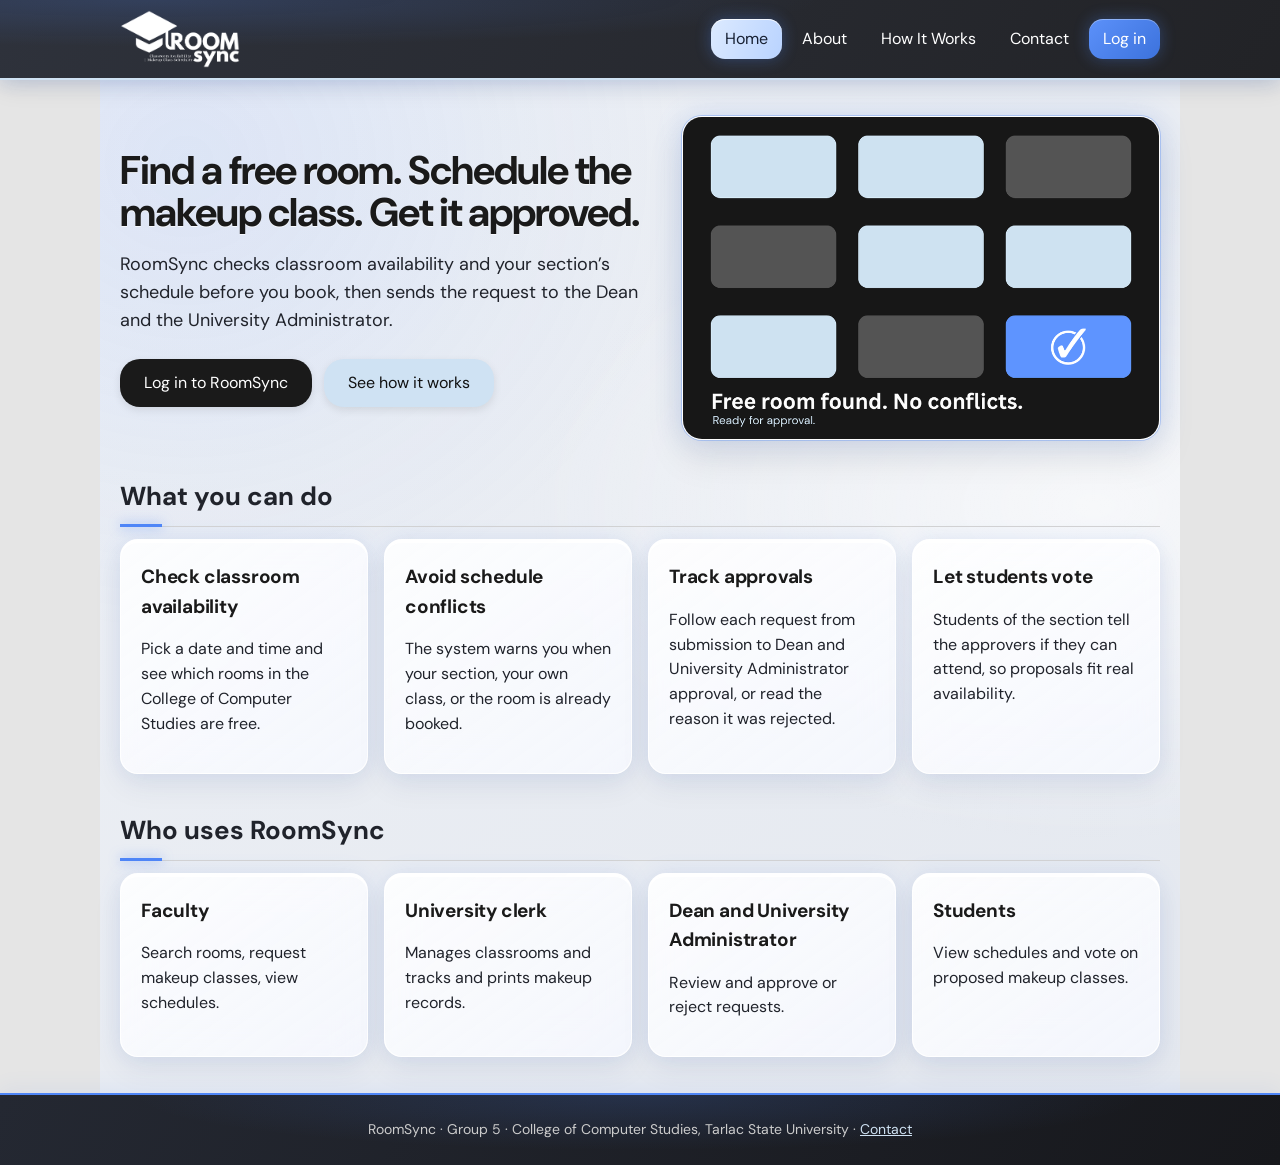
<file: index.html>
<!DOCTYPE html>
<html lang="en">
  <head>
    <meta charset="UTF-8">
    <meta name="viewport" content="width=device-width, initial-scale=1">
    <title>RoomSync: find free classrooms and schedule approved makeup classes | RoomSync</title>
    <meta
      name="description"
      content="RoomSync helps Tarlac State University faculty find open classrooms, check section conflicts, and request makeup classes that the Dean and University Administrator approve."
    >
    <meta
      property="og:title"
      content="RoomSync: find free classrooms and schedule approved makeup classes | RoomSync"
    >
    <meta
      property="og:description"
      content="RoomSync helps Tarlac State University faculty find open classrooms, check section conflicts, and request makeup classes that the Dean and University Administrator approve."
    >
    <meta property="og:type" content="website">
    <meta property="og:image" content="assets/hero.png">
    <link rel="icon" href="assets/favicon.png" type="image/png">
    <link
      rel="stylesheet"
      href="https://fonts.googleapis.com/css2?family=DM+Sans:wght@400;500;700;800&display=swap"
    >
    <link rel="stylesheet" href="style.css">
    <link rel="stylesheet" href="site.css">
  </head>
  <body style="background:#e5e5e5">
    <a class="skip" href="#main">Skip to content</a>
    <header class="top">
      <div class="in">
        <a href="index.html">
          <img src="assets/logo.png" alt="RoomSync home" height="58">
        </a>
        <button id="menu" aria-expanded="false" aria-controls="nav">Menu</button>
        <nav id="nav" aria-label="Main">
          <ul>
            <li><a href="index.html" aria-current="page">Home</a></li>
            <li><a href="about.html">About</a></li>
            <li><a href="how-it-works.html">How It Works</a></li>
            <li><a href="contact.html">Contact</a></li>
            <li><a class="cta" href="portal.html">Log in</a></li>
          </ul>
        </nav>
      </div>
    </header>
    <main id="main" class="wrap">
      <div class="hero">
        <div>
          <h1>Find a free room. Schedule the makeup class. Get it approved.</h1>
          <p>
            RoomSync checks classroom availability and your section’s schedule before you book,
            then sends the request to the Dean and the University Administrator.
          </p>
          <a class="btn" href="portal.html">Log in to RoomSync</a>
          <a class="btn alt" href="how-it-works.html">See how it works</a>
        </div>
        <img
          src="assets/hero.png"
          alt="Timetable of rooms with one free room highlighted and the message: free room found, no conflicts, ready for approval"
          width="900"
          height="610"
          fetchpriority="high"
        >
      </div>
      <h2 class="sec">What you can do</h2>
      <div class="grid">
        <article class="box">
          <h3>Check classroom availability</h3>
          <p>Pick a date and time and see which rooms in the College of Computer Studies are free.</p>
        </article>
        <article class="box">
          <h3>Avoid schedule conflicts</h3>
          <p>The system warns you when your section, your own class, or the room is already booked.</p>
        </article>
        <article class="box">
          <h3>Track approvals</h3>
          <p>
            Follow each request from submission to Dean and University Administrator approval, or
            read the reason it was rejected.
          </p>
        </article>
        <article class="box">
          <h3>Let students vote</h3>
          <p>
            Students of the section tell the approvers if they can attend, so proposals fit real
            availability.
          </p>
        </article>
      </div>
      <h2 class="sec">Who uses RoomSync</h2>
      <div class="grid">
        <div class="box">
          <h3>Faculty</h3>
          <p>Search rooms, request makeup classes, view schedules.</p>
        </div>
        <div class="box">
          <h3>University clerk</h3>
          <p>Manages classrooms and tracks and prints makeup records.</p>
        </div>
        <div class="box">
          <h3>Dean and University Administrator</h3>
          <p>Review and approve or reject requests.</p>
        </div>
        <div class="box">
          <h3>Students</h3>
          <p>View schedules and vote on proposed makeup classes.</p>
        </div>
      </div>
    </main>
    <footer class="foot">
      RoomSync · Group 5 · College of Computer Studies, Tarlac State University ·
      <a href="contact.html">Contact</a>
    </footer>
    <script src="site.js"></script>
  </body>
</html>
</file>
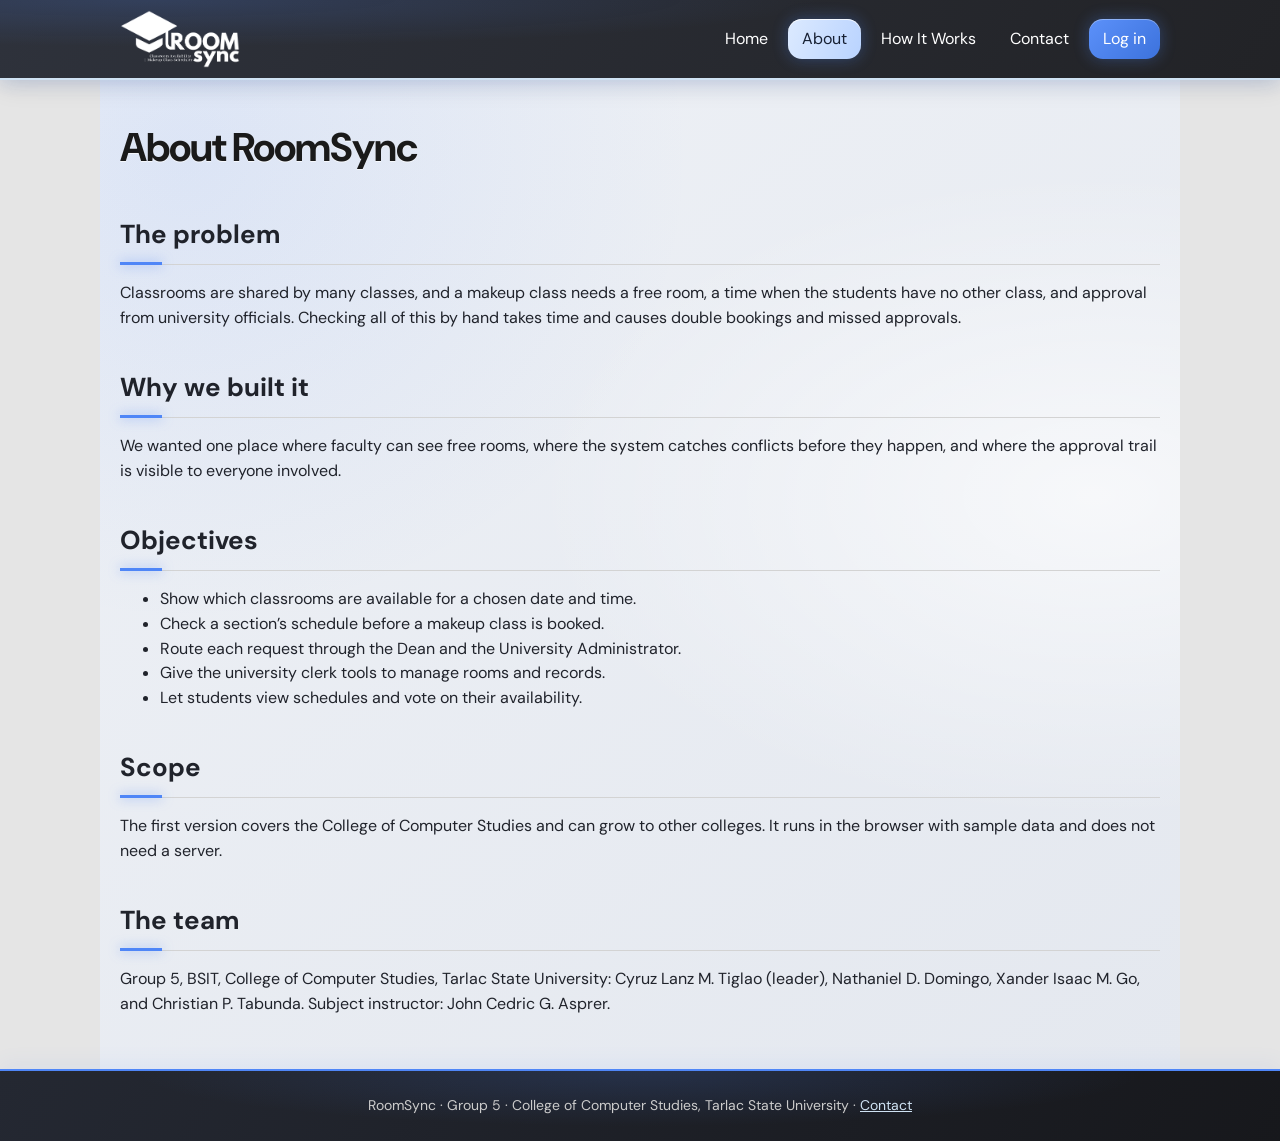
<file: about.html>
<!DOCTYPE html>
<html lang="en">
  <head>
    <meta charset="UTF-8">
    <meta name="viewport" content="width=device-width, initial-scale=1">
    <title>About RoomSync: why we built it | RoomSync</title>
    <meta
      name="description"
      content="Why RoomSync exists: the problem with classroom and makeup class scheduling at the university, our objectives, and the team behind the project."
    >
    <meta property="og:title" content="About RoomSync: why we built it | RoomSync">
    <meta
      property="og:description"
      content="Why RoomSync exists: the problem with classroom and makeup class scheduling at the university, our objectives, and the team behind the project."
    >
    <meta property="og:type" content="website">
    <meta property="og:image" content="assets/hero.png">
    <link rel="icon" href="assets/favicon.png" type="image/png">
    <link
      rel="stylesheet"
      href="https://fonts.googleapis.com/css2?family=DM+Sans:wght@400;500;700;800&display=swap"
    >
    <link rel="stylesheet" href="style.css">
    <link rel="stylesheet" href="site.css">
  </head>
  <body style="background:#e5e5e5">
    <a class="skip" href="#main">Skip to content</a>
    <header class="top">
      <div class="in">
        <a href="index.html">
          <img src="assets/logo.png" alt="RoomSync home" height="58">
        </a>
        <button id="menu" aria-expanded="false" aria-controls="nav">Menu</button>
        <nav id="nav" aria-label="Main">
          <ul>
            <li><a href="index.html">Home</a></li>
            <li><a href="about.html" aria-current="page">About</a></li>
            <li><a href="how-it-works.html">How It Works</a></li>
            <li><a href="contact.html">Contact</a></li>
            <li><a class="cta" href="portal.html">Log in</a></li>
          </ul>
        </nav>
      </div>
    </header>
    <main id="main" class="wrap">
      <h1>About RoomSync</h1>
      <h2 class="sec">The problem</h2>
      <p>
        Classrooms are shared by many classes, and a makeup class needs a free room, a time when
        the students have no other class, and approval from university officials. Checking all
        of this by hand takes time and causes double bookings and missed approvals.
      </p>
      <h2 class="sec">Why we built it</h2>
      <p>
        We wanted one place where faculty can see free rooms, where the system catches conflicts
        before they happen, and where the approval trail is visible to everyone involved.
      </p>
      <h2 class="sec">Objectives</h2>
      <ul>
        <li>Show which classrooms are available for a chosen date and time.</li>
        <li>Check a section’s schedule before a makeup class is booked.</li>
        <li>Route each request through the Dean and the University Administrator.</li>
        <li>Give the university clerk tools to manage rooms and records.</li>
        <li>Let students view schedules and vote on their availability.</li>
      </ul>
      <h2 class="sec">Scope</h2>
      <p>
        The first version covers the College of Computer Studies and can grow to other colleges.
        It runs in the browser with sample data and does not need a server.
      </p>
      <h2 class="sec">The team</h2>
      <p>
        Group 5, BSIT, College of Computer Studies, Tarlac State University: Cyruz Lanz M. Tiglao
        (leader), Nathaniel D. Domingo, Xander Isaac M. Go, and Christian P. Tabunda. Subject
        instructor: John Cedric G. Asprer.
      </p>
    </main>
    <footer class="foot">
      RoomSync · Group 5 · College of Computer Studies, Tarlac State University ·
      <a href="contact.html">Contact</a>
    </footer>
    <script src="site.js"></script>
  </body>
</html>
</file>
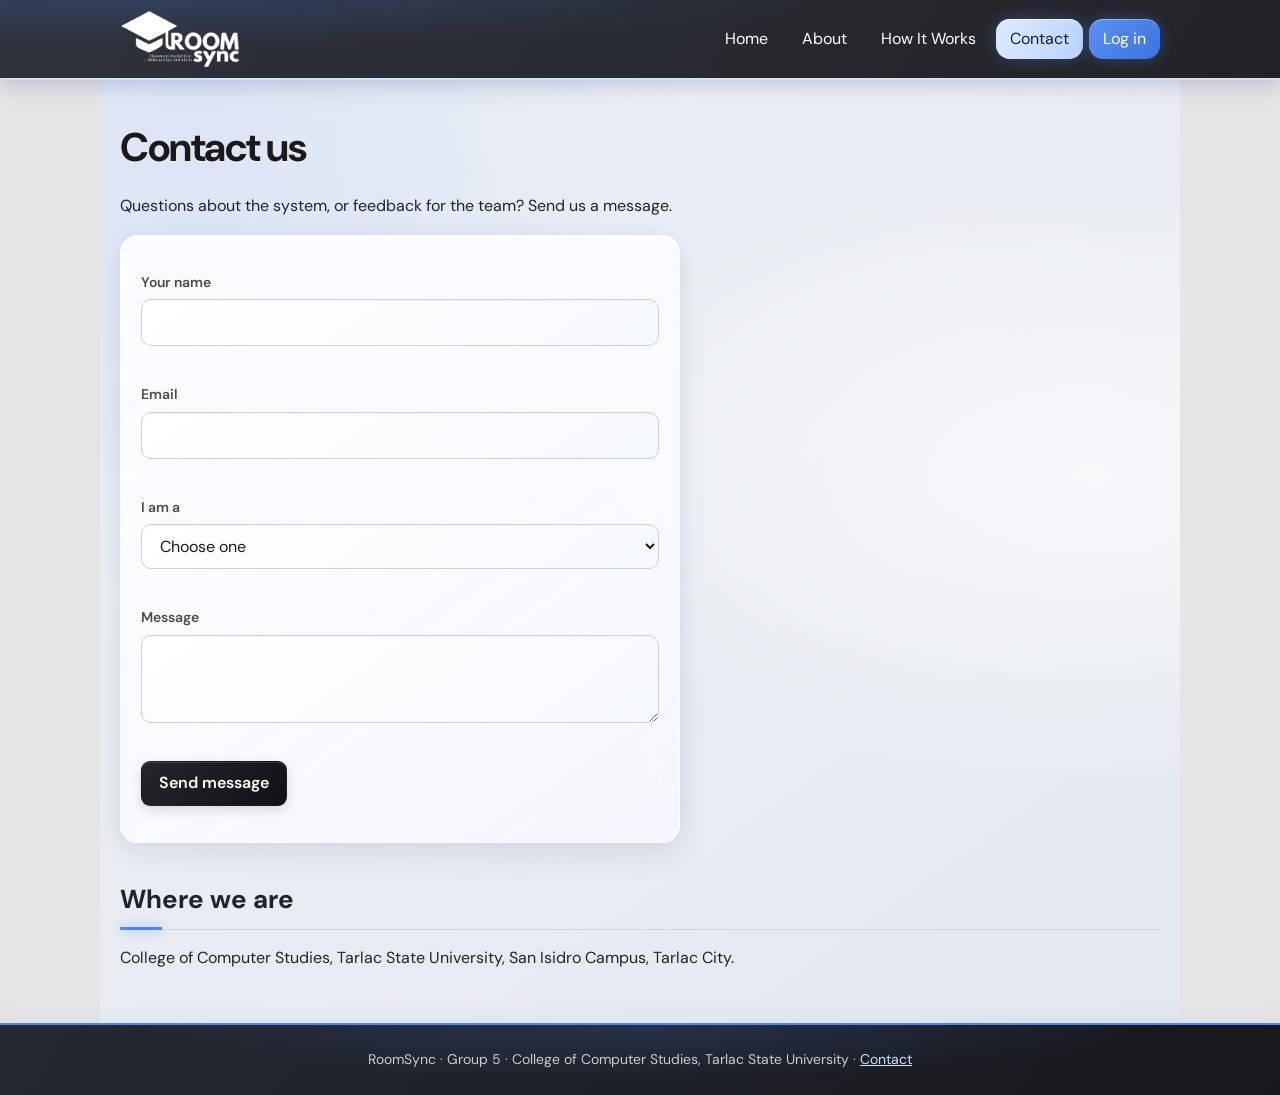
<file: contact.html>
<!DOCTYPE html>
<html lang="en">
  <head>
    <meta charset="UTF-8">
    <meta name="viewport" content="width=device-width, initial-scale=1">
    <title>Contact the RoomSync team | RoomSync</title>
    <meta
      name="description"
      content="Questions or feedback about RoomSync? Send a message to Group 5 of the College of Computer Studies, Tarlac State University."
    >
    <meta property="og:title" content="Contact the RoomSync team | RoomSync">
    <meta
      property="og:description"
      content="Questions or feedback about RoomSync? Send a message to Group 5 of the College of Computer Studies, Tarlac State University."
    >
    <meta property="og:type" content="website">
    <meta property="og:image" content="assets/hero.png">
    <link rel="icon" href="assets/favicon.png" type="image/png">
    <link
      rel="stylesheet"
      href="https://fonts.googleapis.com/css2?family=DM+Sans:wght@400;500;700;800&display=swap"
    >
    <link rel="stylesheet" href="style.css">
    <link rel="stylesheet" href="site.css">
  </head>
  <body style="background:#e5e5e5">
    <a class="skip" href="#main">Skip to content</a>
    <header class="top">
      <div class="in">
        <a href="index.html">
          <img src="assets/logo.png" alt="RoomSync home" height="58">
        </a>
        <button id="menu" aria-expanded="false" aria-controls="nav">Menu</button>
        <nav id="nav" aria-label="Main">
          <ul>
            <li><a href="index.html">Home</a></li>
            <li><a href="about.html">About</a></li>
            <li><a href="how-it-works.html">How It Works</a></li>
            <li><a href="contact.html" aria-current="page">Contact</a></li>
            <li><a class="cta" href="portal.html">Log in</a></li>
          </ul>
        </nav>
      </div>
    </header>
    <main id="main" class="wrap">
      <h1>Contact us</h1>
      <p>Questions about the system, or feedback for the team? Send us a message.</p>
      <form id="contact" class="box" novalidate style="max-width:560px">
        <label for="name">Your name</label>
        <input id="name" name="name" autocomplete="name" aria-describedby="e-name">
        <div class="err" id="e-name"></div>
        <label for="email">Email</label>
        <input id="email" name="email" type="email" autocomplete="email" aria-describedby="e-email">
        <div class="err" id="e-email"></div>
        <label for="role">I am a</label>
        <select id="role" name="role" aria-describedby="e-role">
          <option value="">Choose one</option>
          <option>Faculty</option>
          <option>Clerk</option>
          <option>Dean or University Administrator</option>
          <option>Student</option>
        </select>
        <div class="err" id="e-role"></div>
        <label for="msg">Message</label>
        <textarea id="msg" name="msg" aria-describedby="e-msg"></textarea>
        <div class="err" id="e-msg"></div>
        <button type="submit">Send message</button>
        <p id="sent" role="status"></p>
      </form>
      <h2 class="sec">Where we are</h2>
      <p>College of Computer Studies, Tarlac State University, San Isidro Campus, Tarlac City.</p>
    </main>
    <footer class="foot">
      RoomSync · Group 5 · College of Computer Studies, Tarlac State University ·
      <a href="contact.html">Contact</a>
    </footer>
    <script src="site.js"></script>
  </body>
</html>
</file>
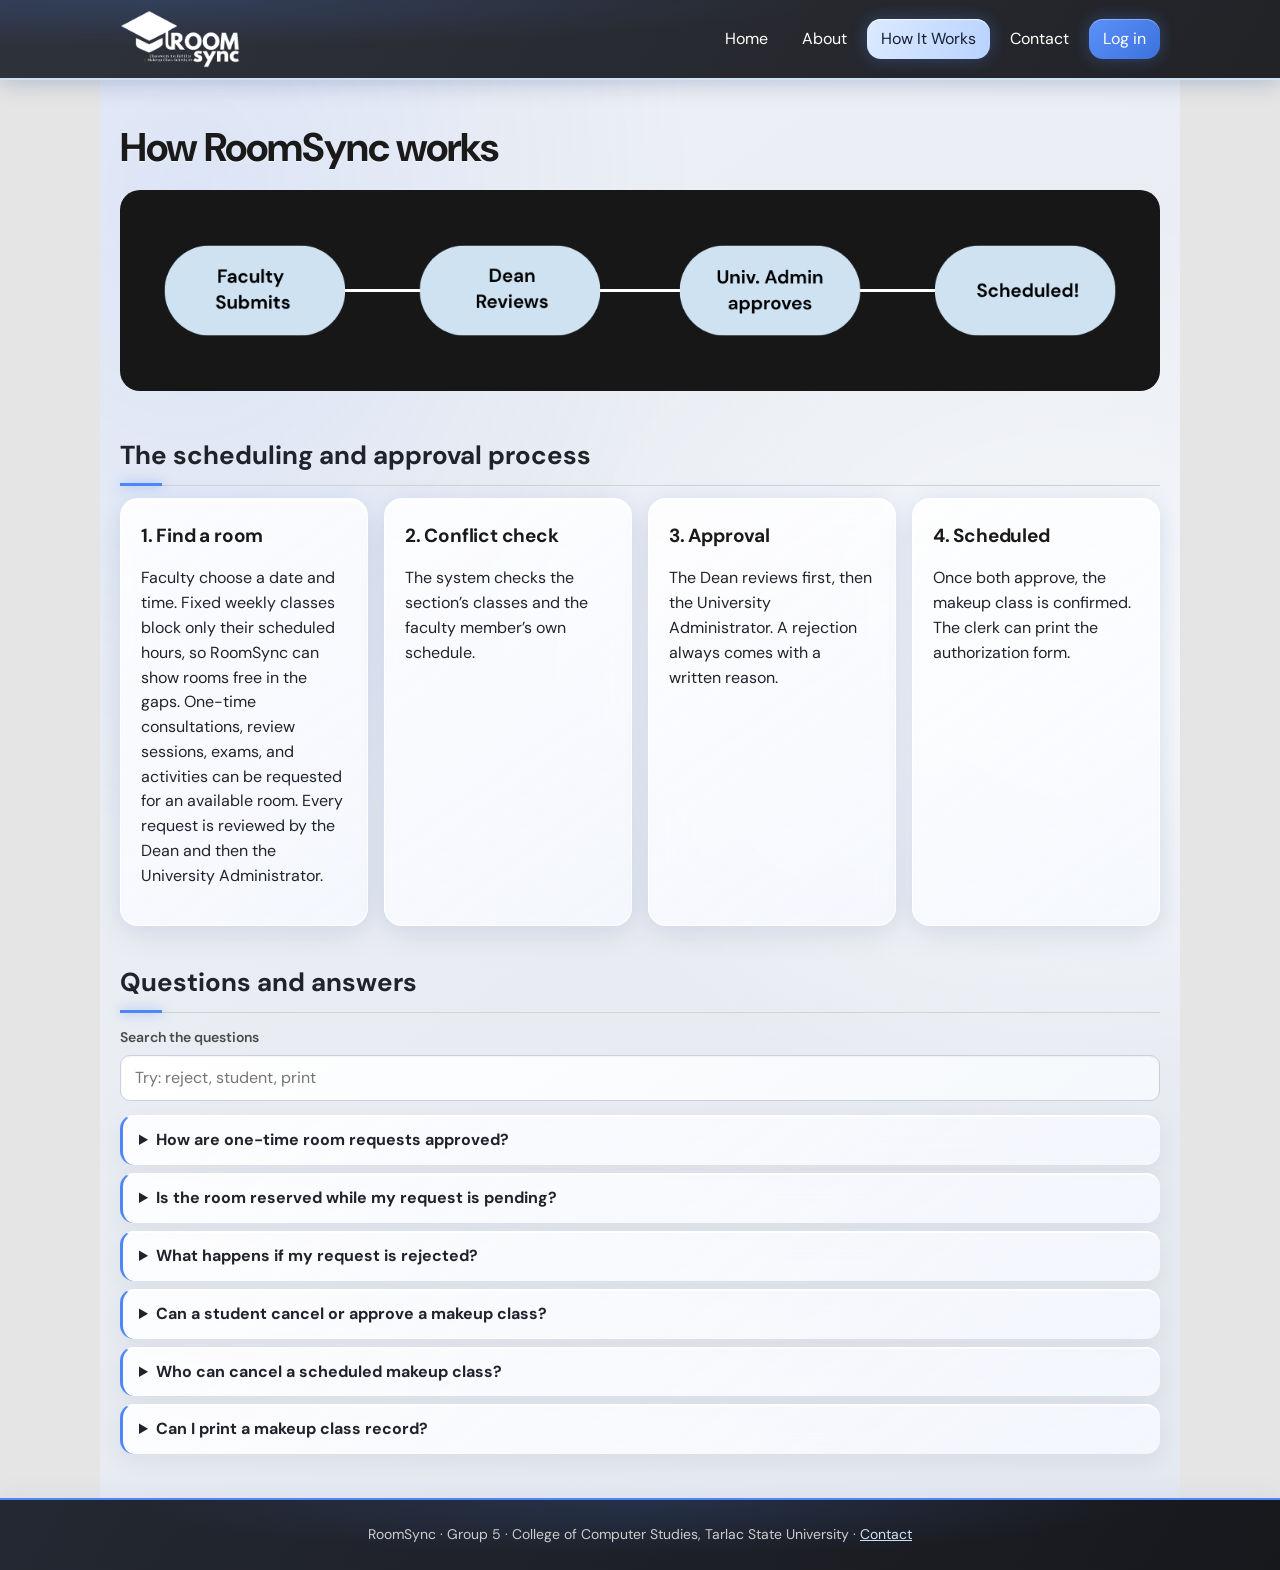
<file: how-it-works.html>
<!DOCTYPE html>
<html lang="en">
  <head>
    <meta charset="UTF-8">
    <meta name="viewport" content="width=device-width, initial-scale=1">
    <title>How RoomSync works: from request to approved makeup class | RoomSync</title>
    <meta
      name="description"
      content="Step by step: how faculty request a makeup class in RoomSync and how the Dean and University Administrator approve it. Includes answers to common questions."
    >
    <meta
      property="og:title"
      content="How RoomSync works: from request to approved makeup class | RoomSync"
    >
    <meta
      property="og:description"
      content="Step by step: how faculty request a makeup class in RoomSync and how the Dean and University Administrator approve it. Includes answers to common questions."
    >
    <meta property="og:type" content="website">
    <meta property="og:image" content="assets/hero.png">
    <link rel="icon" href="assets/favicon.png" type="image/png">
    <link
      rel="stylesheet"
      href="https://fonts.googleapis.com/css2?family=DM+Sans:wght@400;500;700;800&display=swap"
    >
    <link rel="stylesheet" href="style.css">
    <link rel="stylesheet" href="site.css">
  </head>
  <body style="background:#e5e5e5">
    <a class="skip" href="#main">Skip to content</a>
    <header class="top">
      <div class="in">
        <a href="index.html">
          <img src="assets/logo.png" alt="RoomSync home" height="58">
        </a>
        <button id="menu" aria-expanded="false" aria-controls="nav">Menu</button>
        <nav id="nav" aria-label="Main">
          <ul>
            <li><a href="index.html">Home</a></li>
            <li><a href="about.html">About</a></li>
            <li><a href="how-it-works.html" aria-current="page">How It Works</a></li>
            <li><a href="contact.html">Contact</a></li>
            <li><a class="cta" href="portal.html">Log in</a></li>
          </ul>
        </nav>
      </div>
    </header>
    <main id="main" class="wrap">
      <h1>How RoomSync works</h1>
      <img
        class="fig"
        src="assets/approval.png"
        alt="Approval flow: faculty submits, dean reviews, university administrator approves, class is scheduled"
        width="1326"
        height="256"
      >
      <h2 class="sec">The scheduling and approval process</h2>
      <div class="grid">
        <div class="box">
          <h3>1. Find a room</h3>
          <p>
            Faculty choose a date and time. Fixed weekly classes block only their scheduled
            hours, so RoomSync can show rooms free in the gaps. One-time consultations, review
            sessions, exams, and activities can be requested for an available room. Every
            request is reviewed by the Dean and then the University Administrator.
          </p>
        </div>
        <div class="box">
          <h3>2. Conflict check</h3>
          <p>The system checks the section’s classes and the faculty member’s own schedule.</p>
        </div>
        <div class="box">
          <h3>3. Approval</h3>
          <p>
            The Dean reviews first, then the University Administrator. A rejection always comes
            with a written reason.
          </p>
        </div>
        <div class="box">
          <h3>4. Scheduled</h3>
          <p>Once both approve, the makeup class is confirmed. The clerk can print the authorization form.</p>
        </div>
      </div>
      <h2 class="sec">Questions and answers</h2>
      <label for="faq-q">Search the questions</label>
      <input id="faq-q" type="search" placeholder="Try: reject, student, print">
      <p id="faq-n" role="status" class="mu"></p>
      <div id="faq">
        <details>
          <summary>How are one-time room requests approved?</summary>
          <p>
            Consultations, review sessions, exams, and activities use the same two-step review as
            makeup classes: the Dean reviews first, followed by the University Administrator.
            The room is held while a request is pending.
          </p>
        </details>
        <details>
          <summary>Is the room reserved while my request is pending?</summary>
          <p>Yes. The room is held so no one else books it, and it is confirmed after both approvals.</p>
        </details>
        <details>
          <summary>What happens if my request is rejected?</summary>
          <p>You see who rejected it and the reason, and you can submit a new request with a different time or room.</p>
        </details>
        <details>
          <summary>Can a student cancel or approve a makeup class?</summary>
          <p>
            No. Students can only view schedules and vote whether they are available. Their vote
            helps the approvers but does not replace approval.
          </p>
        </details>
        <details>
          <summary>Who can cancel a scheduled makeup class?</summary>
          <p>The university clerk can cancel it with a reason. The room becomes free again.</p>
        </details>
        <details>
          <summary>Can I print a makeup class record?</summary>
          <p>
            Yes. The clerk opens the record and prints the authorization form with signature lines
            for the Dean and the University Administrator.
          </p>
        </details>
      </div>
    </main>
    <footer class="foot">
      RoomSync · Group 5 · College of Computer Studies, Tarlac State University ·
      <a href="contact.html">Contact</a>
    </footer>
    <script src="site.js"></script>
  </body>
</html>
</file>
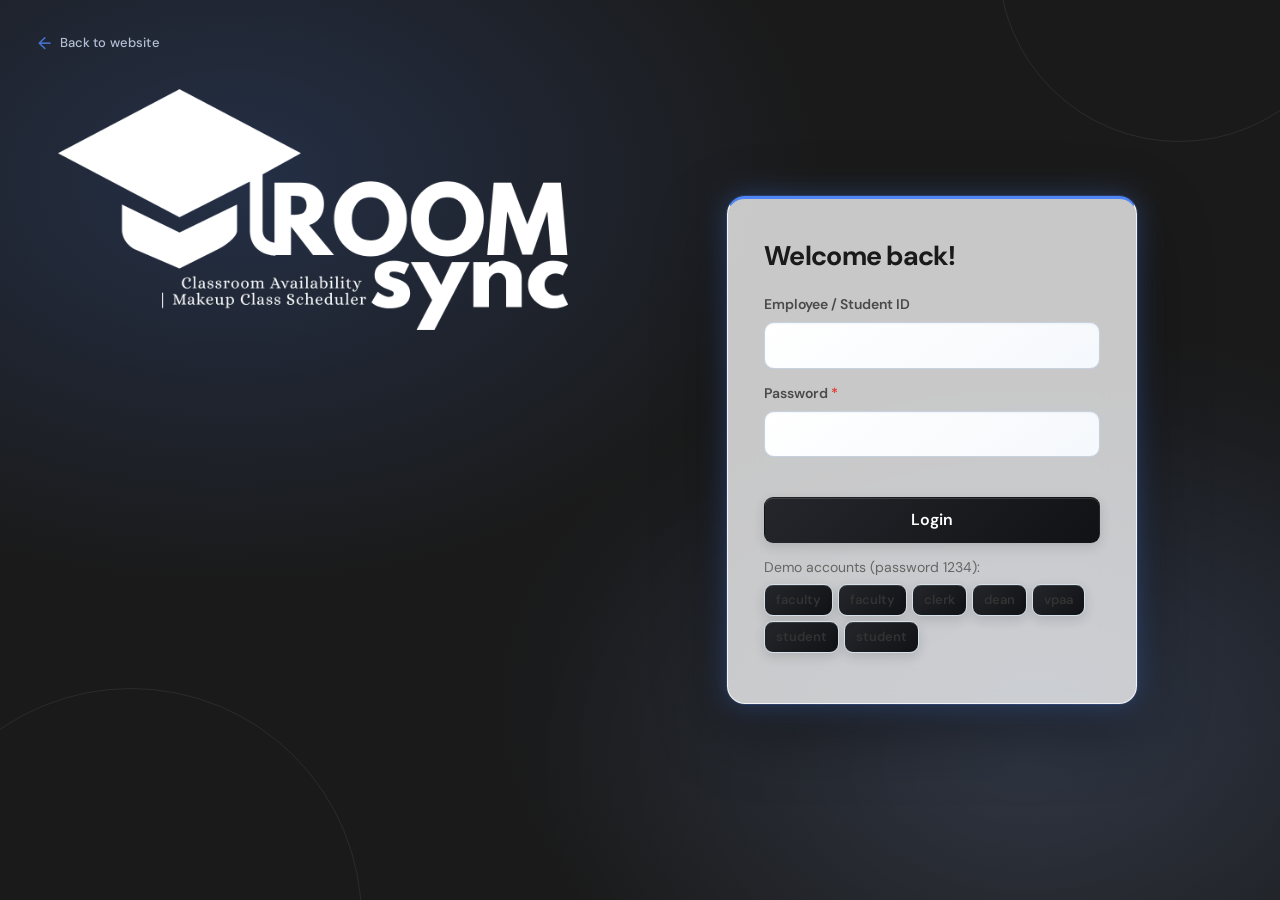
<file: portal.html>
<!DOCTYPE html>
<html lang="en">
  <head>
    <meta charset="UTF-8">
    <meta name="viewport" content="width=device-width, initial-scale=1">
    <title>Log in | RoomSync Portal</title>
    <meta
      name="description"
      content="Log in to RoomSync to check classroom availability, schedule makeup classes, and track approvals."
    >
    <meta name="robots" content="noindex">
    <link rel="icon" href="assets/favicon.png" type="image/png">
    <link
      rel="stylesheet"
      href="https://fonts.googleapis.com/css2?family=DM+Sans:wght@400;500;700;800&display=swap"
    >
    <link rel="stylesheet" href="style.css">
  </head>
  <body>
    <noscript>RoomSync needs JavaScript. Please enable it to log in.</noscript>
    <div id="app"></div>
    <div id="dialog-root"></div>
    <div id="toast" role="status"></div>
    <script src="app.js"></script>
  </body>
</html>
</file>
<file: style.css>
:root {
  color-scheme: light;
  --ink: #1a1a1a;
  --muted: #666666;
  --line: #d3d3d3;
  --surface: #ffffff;
  --canvas: #e5e5e5;
  --blue: #1a1a1a;
  --blue-soft: #cfe2f3;
  --accent: #4f86f7;
  --accent-glow: #4f86f766;
  --glass-surface: #ffffffb8;
  --glass-border: #ffffffc9;
  --ease-fluid: cubic-bezier(.22, 1, .36, 1);
  --ease-settle: cubic-bezier(.2, .75, .25, 1);
  --green: #2d6a1f;
  --green-soft: #e4f0df;
  --red: #e53935;
  --red-soft: #fde9e8;
  --amber: #a85f00;
  --amber-soft: #fff0d9;
}

* { box-sizing: border-box; }

@keyframes rise-in {
  from { opacity: 0; transform: translateY(4px); }
  to { opacity: 1; transform: translateY(0); }
}

@keyframes soft-fade {
  from { opacity: 0; }
  to { opacity: 1; }
}

@keyframes drawer-in {
  from { opacity: .7; transform: translateX(-18px); }
  to { opacity: 1; transform: translateX(0); }
}

body {
  margin: 0;
  color: var(--ink);
  background: var(--canvas);
  font: 16px/1.55 'DM Sans', system-ui, -apple-system, BlinkMacSystemFont, "Segoe UI", sans-serif;
  -webkit-font-smoothing: antialiased;
}

button, select, input, textarea { font: inherit; }
button { -webkit-tap-highlight-color: transparent; }

label {
  display: block;
  margin: 14px 0 6px;
  color: #4a4a4a;
  font-size: 14px;
  font-weight: 600;
}

input, select, textarea {
  width: 100%;
  min-height: 44px;
  padding: 10px 14px;
  color: var(--ink);
  background: #f8fbfd;
  border: 1px solid #cbd6df;
  border-radius: 10px;
}

input:hover, select:hover, textarea:hover { border-color: #9eafbf; }
input:focus, select:focus, textarea:focus { background: #fff; border-color: var(--blue); }
textarea { min-height: 88px; resize: vertical; }

:focus-visible {
  outline: 3px solid var(--accent);
  outline-offset: 2px;
}

button {
  min-height: 40px;
  margin: 6px 6px 0 0;
  padding: 9px 17px;
  color: #fff;
  background: var(--blue);
  border: 1px solid transparent;
  border-radius: 9px;
  box-shadow: 0 2px 5px #00000020;
  cursor: pointer;
  font-weight: 600;
}

button:hover:not(:disabled) {
  background: #333;
  box-shadow: 0 0 0 3px #4f86f722, 0 5px 16px var(--accent-glow);
  transform: translateY(-1px);
}

button:active:not(:disabled) { transform: translateY(0); }
button:disabled { opacity: .48; cursor: not-allowed; box-shadow: none; }
button.rd { color: #fff; background: var(--red); box-shadow: none; }
button.rd:hover:not(:disabled) { background: #c62828; }
button.good { color: #fff; background: var(--green); box-shadow: none; }
button.good:hover:not(:disabled) { background: #245719; }
button.neutral { color: #333; background: #eeeeee; border-color: #d3d3d3; box-shadow: none; }
button.neutral:hover:not(:disabled) { background: #e2e2e2; box-shadow: 0 3px 8px #00000018; }
button.sm { min-height: 40px; padding: 8px 13px; font-size: 14px; }
button.chosen { box-shadow: 0 0 0 2px var(--surface), 0 0 0 4px currentColor; }

#login {
  position: relative;
  display: grid;
  grid-template-columns: minmax(0, 520px) minmax(0, 410px);
  min-height: 100vh;
  align-items: center;
  justify-content: center;
  gap: clamp(32px, 5vw, 72px);
  overflow: hidden;
  padding: 48px 24px;
  color: #fff;
  background:
    radial-gradient(ellipse at 18% 20%, #4f86f733, transparent 40%),
    radial-gradient(ellipse at 82% 78%, #4f86f722, transparent 38%),
    radial-gradient(ellipse at 80% 85%, #ffffff12, transparent 34%),
    #1a1a1a;
}

#login::before, #login::after {
  position: absolute;
  width: 360px;
  height: 360px;
  border: 1px solid #ffffff13;
  border-radius: 50%;
  content: "";
  pointer-events: none;
}

#login::before { top: -220px; right: -80px; }
#login::after { bottom: -250px; left: -100px; width: 460px; height: 460px; }

.brand {
  position: relative;
  z-index: 1;
  align-self: start;
  margin-top: 36px;
  color: #fff;
  font-size: clamp(52px, 8vw, 88px);
  font-weight: 800;
  line-height: .88;
  letter-spacing: -4px;
}

.brand em {
  display: block;
  color: #cfe2f3;
  text-align: right;
  font-style: normal;
}

.brand small {
  display: block;
  max-width: 310px;
  margin-top: 20px;
  color: #d0d0d0;
  font: 400 14px/1.6 'DM Sans', system-ui, sans-serif;
  letter-spacing: .2px;
}

.lc {
  position: relative;
  z-index: 1;
  width: min(410px, 100%);
  padding: 36px;
  color: var(--ink);
  background: #ffffffc2;
  border: 1px solid var(--glass-border);
  border-top: 3px solid var(--accent);
  border-radius: 18px;
  box-shadow: 0 0 0 1px #4f86f733, 0 0 28px #4f86f755, 0 24px 70px #00000066;
  backdrop-filter: blur(18px) saturate(135%);
  animation: rise-in .42s var(--ease-settle) both;
}

.lc h2 {
  margin: 0 0 18px;
  text-align: left;
  font-size: 27px;
  font-weight: 700;
  letter-spacing: -.7px;
}

.login-exit {
  position: absolute;
  z-index: 2;
  top: 24px;
  left: clamp(18px, 3vw, 40px);
  display: inline-flex;
  min-height: 36px;
  align-items: center;
  gap: 8px;
  padding: 6px 0;
  color: #d7e4fb;
  background: transparent;
  border: 0;
  border-radius: 0;
  text-decoration: none;
  font-size: 13px;
  font-weight: 500;
  letter-spacing: .15px;
  opacity: .8;
  transition: color .28s var(--ease-fluid), opacity .28s var(--ease-fluid), text-shadow .32s var(--ease-fluid), transform .32s var(--ease-fluid);
}

.login-exit::before { content: "\2190"; color: var(--accent); font-size: 17px; transition: transform .32s var(--ease-fluid); }
.login-exit:hover { color: #fff; opacity: 1; text-shadow: 0 0 14px #4f86f7aa; transform: translateX(-1px); }
.login-exit:hover::before { transform: translateX(-3px); }
.login-exit:focus-visible { outline: 3px solid var(--accent); outline-offset: 2px; }

.lc button:not(.chip) { width: 100%; min-height: 46px; margin: 14px 0 0; }
.lc button:not(.chip):hover { box-shadow: 0 0 0 3px #4f86f733, 0 0 20px #4f86f766; }
.lc .chip { width: auto; margin: 5px 5px 0 0; }
.err { min-height: 20px; margin-top: 6px; color: var(--red); font-size: 14px; text-align: center; }
.chip { min-height: 32px; padding: 5px 11px; color: #333; background: #eef4f8; border: 1px solid #d5e0e9; box-shadow: none; font-size: 13px; }
.chip:hover:not(:disabled) { color: var(--blue); background: var(--blue-soft); box-shadow: none; }

.app {
  display: grid;
  grid-template-columns: 252px minmax(0, 1fr);
  min-height: 100vh;
  background:
    radial-gradient(ellipse at 92% 10%, #4f86f71c, transparent 34%),
    radial-gradient(ellipse at 12% 88%, #ffffff80, transparent 36%),
    var(--canvas);
  transition: grid-template-columns .4s var(--ease-fluid);
}

aside {
  position: sticky;
  top: 0;
  display: flex;
  height: 100vh;
  height: 100dvh;
  flex-direction: column;
  gap: 5px;
  margin: 0;
  padding: 18px 12px;
  min-width: 0;
  overflow: hidden;
  color: #f5f5f5;
  background: #1a1a1ae8;
  border: 0;
  border-right: 1px solid #ffffff24;
  border-radius: 0;
  backdrop-filter: blur(16px) saturate(130%);
}

aside nav {
  display: flex;
  flex: 1;
  flex-direction: column;
  gap: 5px;
}

.app.sidebar-hidden {
  grid-template-columns: 84px minmax(0, 1fr);
}

aside .me,
aside nav,
aside .lo {
  transition: opacity .28s var(--ease-fluid), transform .36s var(--ease-fluid), visibility 0s linear;
}

.sidebar-toggle {
  display: grid;
  width: 38px;
  height: 38px;
  padding: 0;
  place-items: center;
  flex: 0 0 auto;
  align-self: flex-end;
  margin: 0 0 8px;
  color: #f5f5f5;
  border-color: #555;
  box-shadow: none;
}

.sidebar-toggle svg {
  width: 21px;
  height: 21px;
  fill: none;
  stroke: currentColor;
  stroke-linecap: round;
  stroke-width: 2;
}

.sidebar-toggle:focus-visible {
  outline: 2px solid #cfe2f3;
  outline-offset: 2px;
}

.sidebar-toggle:hover:not(:disabled) {
  color: #fff;
  background: #333;
  box-shadow: 0 3px 8px #00000040;
}

.app.sidebar-hidden aside {
  align-items: center;
  padding: 12px 8px;
}

.app.sidebar-hidden aside .me,
.app.sidebar-hidden aside nav,
.app.sidebar-hidden aside .lo {
  visibility: hidden;
  opacity: 0;
  pointer-events: none;
  transform: translateX(-8px);
  transition: opacity .24s var(--ease-fluid), transform .34s var(--ease-fluid), visibility 0s linear .24s;
}

.app.sidebar-hidden .sidebar-toggle {
  align-self: center;
  margin: 0;
}

.me {
  margin-bottom: 12px;
  padding: 10px 8px 20px;
  border-bottom: 1px solid #ffffff19;
  text-align: center;
}

.me .avatar {
  display: block;
  width: 62px;
  height: 62px;
  border: 3px solid #ffffff20;
  border-radius: 50%;
  box-shadow: 0 5px 16px #00000055;
  object-fit: cover;
}

.avatar-trigger {
  display: block;
  width: 62px;
  height: 62px;
  margin: 0 auto 10px;
  padding: 0;
  overflow: visible;
  background: transparent;
  border: 0;
  border-radius: 50%;
  box-shadow: none;
}

.avatar-trigger:hover:not(:disabled) {
  background: transparent;
  box-shadow: none;
  transform: scale(1.06);
}

.avatar-trigger:focus-visible {
  outline: 3px solid #cfe2f3;
  outline-offset: 3px;
}

.avatar-dialog {
  width: min(360px, calc(100% - 32px));
  padding: 24px;
  color: var(--ink);
  text-align: center;
  background: var(--surface);
  border: 1px solid var(--line);
  border-radius: 18px;
  box-shadow: 0 20px 60px #00000040;
  animation: rise-in .32s var(--ease-settle) both;
}

.avatar-dialog::backdrop { background: #11111199; backdrop-filter: blur(3px); }
.avatar-dialog h2 { margin: 0 0 18px; font-size: 20px; }
.avatar-dialog img { display: block; width: min(240px, 100%); aspect-ratio: 1; margin: 0 auto; border-radius: 50%; object-fit: cover; }
.avatar-dialog p { margin: 14px 0 4px; color: var(--muted); }
.avatar-dialog form { display: flex; justify-content: center; }

.me b { display: block; font-size: 15px; font-weight: 600; }
.me small { display: block; margin-top: 3px; color: #c5c5c5; font-size: 13px; }

aside a {
  display: flex;
  min-height: 44px;
  align-items: center;
  gap: 10px;
  padding: 10px 12px;
  color: #cccccc;
  border-radius: 9px;
  cursor: pointer;
  font-size: 14px;
  font-weight: 500;
}

aside a:hover { color: #fff; background: #ffffff10; }
aside a.on { color: #1a1a1a; background: #cfe2f3; box-shadow: 0 0 14px #4f86f755, 0 5px 14px #00000033; }
aside a.lo { margin-top: auto; border-top: 1px solid #ffffff19; border-radius: 0; padding-top: 16px; }

main { min-width: 0; animation: rise-in .38s var(--ease-settle) both; }

header {
  position: sticky;
  z-index: 2;
  top: 0;
  display: flex;
  min-height: 88px;
  align-items: center;
  justify-content: space-between;
  gap: 16px;
  padding: 16px clamp(20px, 3vw, 42px);
  background: #ffffffc9;
  border-bottom: 1px solid #ffffff;
  box-shadow: 0 3px 22px #4f86f724;
  backdrop-filter: blur(12px);
}

h1 {
  margin: 0;
  color: var(--ink);
  font-size: clamp(23px, 2.5vw, 30px);
  font-weight: 700;
  letter-spacing: -.8px;
}

header p { margin: 3px 0 0; color: var(--muted); font-size: 14px; }
.hr { display: flex; align-items: center; gap: 18px; color: #666; text-align: right; font-size: 13px; }
.lg { color: var(--blue); font-size: 14px; font-weight: 800; line-height: 1; }
.lg em { display: block; color: var(--ink); text-align: right; font-style: normal; }

section { width: 100%; max-width: 1500px; margin: 0 auto; padding: 26px clamp(20px, 3vw, 42px) 40px; }
aside a { transition: color .28s var(--ease-fluid), background .28s var(--ease-fluid), transform .32s var(--ease-fluid), box-shadow .32s var(--ease-fluid); }
aside a:hover { transform: translateX(3px); }
input, select, textarea { transition: border-color .28s var(--ease-fluid), box-shadow .3s var(--ease-fluid), background .28s var(--ease-fluid), transform .28s var(--ease-fluid); }
input:focus, select:focus, textarea:focus { border-color: var(--accent); box-shadow: 0 0 0 3px #4f86f733, 0 0 14px #4f86f733; }
button { transition: background .28s var(--ease-fluid), box-shadow .32s var(--ease-fluid), transform .32s var(--ease-fluid); }
table tr { transition: background-color .26s var(--ease-fluid); }

.stats {
  display: grid;
  grid-template-columns: repeat(auto-fit, minmax(165px, 1fr));
  gap: 14px;
  margin-bottom: 26px;
}

.st {
  position: relative;
  min-height: 112px;
  padding: 18px 20px;
  overflow: hidden;
  background: var(--glass-surface);
  border: 1px solid var(--glass-border);
  border-radius: 12px;
  box-shadow: 0 0 16px #4f86f71c, 0 8px 26px #1a1a1a0d;
  backdrop-filter: blur(16px) saturate(135%);
  transition: transform .34s var(--ease-fluid), box-shadow .38s var(--ease-fluid);
}

.st:hover { transform: translateY(-3px); box-shadow: 0 0 0 1px #4f86f755, 0 0 20px #4f86f733, 0 8px 18px #00000018; }
.st::before {
  position: absolute;
  top: 0;
  bottom: 0;
  left: 0;
  width: 4px;
  background: var(--accent);
  box-shadow: 2px 0 12px #4f86f766;
  content: "";
}

.st b { display: block; margin-bottom: 5px; color: var(--ink); font-size: 35px; line-height: 1.15; letter-spacing: -1px; }
.st:not(b) { color: #666; font-size: 14px; }

.card {
  margin-bottom: 16px;
  padding: 18px;
  overflow-x: auto;
  background: var(--glass-surface);
  border: 1px solid var(--glass-border);
  border-top: 2px solid #ffffff;
  border-radius: 12px;
  box-shadow: 0 0 18px #4f86f71c, 0 10px 28px #1a1a1a0d;
  backdrop-filter: blur(16px) saturate(135%);
  transition: box-shadow .34s var(--ease-fluid), border-color .34s var(--ease-fluid);
}

.card:hover {
  border-color: #b7cefa;
  border-top-color: var(--accent);
  box-shadow: 0 0 0 1px #4f86f733, 0 0 20px #4f86f72e, 0 6px 16px #00000014;
}

.availability-note {
  margin-bottom: 22px;
  padding: 18px 20px;
  background: #f3f8fc;
  border: 1px solid #d5e0e9;
  border-left: 4px solid var(--accent);
  border-radius: 10px;
  box-shadow: 0 0 18px #4f86f724;
}

.availability-note h2 {
  margin: 0 0 14px;
  color: var(--ink);
  font-size: 18px;
}

.availability-note-grid {
  display: grid;
  grid-template-columns: repeat(auto-fit, minmax(260px, 1fr));
  gap: 14px 22px;
}

.availability-note-grid h3 {
  margin: 0 0 4px;
  font-size: 15px;
}

.availability-note-grid p {
  margin: 0;
  color: var(--muted);
  font-size: 14px;
}

.official-list { display: grid; grid-template-columns: repeat(auto-fit, minmax(min(100%, 300px), 1fr)); gap: 0 14px; }
.official-card { display: flex; align-items: center; gap: 14px; min-width: 0; }
.official-avatar { width: 64px; height: 64px; flex: 0 0 64px; border-radius: 50%; object-fit: cover; }
.official-info { min-width: 0; }
.official-info h3 { margin: 0 0 4px; overflow-wrap: anywhere; }
.g { display: grid; grid-template-columns: repeat(auto-fit, minmax(155px, 1fr)); gap: 8px 14px; }
h3 { margin: 24px 0 10px; color: var(--ink); font-size: 17px; font-weight: 700; letter-spacing: -.2px; }

table { width: 100%; border-spacing: 0; text-align: left; }
th {
  padding: 11px 12px;
  color: #666;
  background: #f6f8fa;
  border-bottom: 1px solid var(--line);
  font-size: 12px;
  font-weight: 700;
  letter-spacing: .5px;
  text-transform: uppercase;
}

td {
  padding: 12px;
  color: #444;
  background: #fff;
  border-bottom: 1px solid #ededed;
  font-size: 14px;
  transition: background-color .28s var(--ease-fluid), color .28s var(--ease-fluid);
}

tr:last-child td { border-bottom: 0; }
tr:hover td { background: #f3f8fc; }
tr.off td { color: #888; background: #f2f2f2; }

.bd {
  display: inline-flex;
  align-items: center;
  padding: 4px 10px;
  color: var(--amber);
  background: var(--amber-soft);
  border-radius: 999px;
  font-size: 13px;
  font-weight: 600;
  white-space: nowrap;
}

.ok { color: var(--green); }
.bad { color: var(--red); }
.wt { color: var(--amber); }
.bd.ok { color: var(--green); background: var(--green-soft); }
.bd.bad { color: var(--red); background: var(--red-soft); }
.bd.wt { color: var(--amber); background: var(--amber-soft); }

.trk { display: flex; flex-wrap: wrap; gap: 7px; margin: 14px 0 10px; }
.trk span { padding: 5px 10px; color: #666; background: #eeeeee; border-radius: 999px; font-size: 13px; }
.trk .dn { color: var(--green); background: var(--green-soft); }
.trk .cu { color: var(--amber); background: var(--amber-soft); }
.trk .xx { color: var(--red); background: var(--red-soft); }
.rw { display: flex; align-items: center; justify-content: space-between; gap: 10px; flex-wrap: wrap; }
.rw b { color: var(--ink); font-size: 15px; }
.chk { margin-top: 10px; padding: 12px 14px; color: #4a4a4a; background: #f4f4f4; border: 1px solid var(--line); border-radius: 9px; font-size: 14px; }
.sig { display: inline-block; width: 46%; margin: 30px 2% 0; text-align: center; font-size: 14px; }
.sig u { display: block; min-height: 20px; color: var(--ink); }
.mu { color: var(--muted); font-size: 14px; }

#toast {
  position: fixed;
  z-index: 9;
  bottom: 22px;
  left: 50%;
  padding: 12px 18px;
  color: #fff;
  background: #1a1a1a;
  border: 1px solid #ffffff20;
  border-radius: 10px;
  box-shadow: 0 8px 24px #00000040;
  opacity: 0;
  pointer-events: none;
  transform: translate(-50%, 14px);
  transition: opacity .32s var(--ease-fluid), transform .4s var(--ease-fluid);
}

#toast.show { opacity: 1; transform: translate(-50%, 0); }

.confirm-dialog {
  width: min(440px, calc(100% - 32px));
  padding: 24px;
  color: var(--ink);
  background: var(--surface);
  border: 1px solid var(--line);
  border-radius: 14px;
  box-shadow: 0 20px 60px #00000040;
  animation: rise-in .32s var(--ease-settle) both;
}

.confirm-dialog::backdrop { background: #11111180; backdrop-filter: blur(2px); }
.confirm-dialog h2 { margin: 0; font-size: 20px; letter-spacing: -.3px; }
.confirm-dialog p { margin: 12px 0 20px; color: #555; }
.confirm-dialog form { justify-content: flex-end; }
.confirm-dialog button[value=cancel] { color: #333; background: #eeeeee; box-shadow: none; }

@media (max-width: 900px) {
  .app { grid-template-columns: 210px minmax(0, 1fr); }
  aside { padding-right: 9px; padding-left: 9px; }
  section { padding-right: 20px; padding-left: 20px; }
}

@media (max-width: 700px) {
  .app { display: block; }
  .app.sidebar-hidden { display: block; }
  .app.mobile-nav-open::before {
    position: fixed;
    z-index: 4;
    inset: 0;
    background: #0008;
    content: "";
  }
  #login {
    grid-template-columns: minmax(0, 520px);
    justify-items: center;
    gap: 28px;
    padding-top: 72px;
  }
  .brand {
    width: 100%;
    align-self: center;
    margin-top: 0;
  }
  #login .login-logo {
    width: min(520px, 90%);
    margin-inline: auto;
    transform: none;
  }
  .lc { max-width: 410px; }
  aside {
    position: sticky;
    top: 0;
    z-index: 5;
    display: grid;
    width: 100%;
    height: auto;
    grid-template-columns: 42px minmax(0, 1fr);
    grid-template-areas: "toggle profile" "nav nav" "logout logout";
    align-items: center;
    gap: 8px 10px;
    padding: 8px 12px;
    overflow: visible;
  }
  .app.sidebar-hidden aside {
    width: 100%;
    height: auto;
    grid-template-areas: "toggle profile";
    padding: 8px 12px;
  }
  aside .sidebar-toggle,
  .app.sidebar-hidden aside .sidebar-toggle {
    position: relative;
    z-index: 7;
    grid-area: toggle;
    align-self: center;
    margin: 0;
  }
  aside nav { display: none; }
  .app.mobile-nav-open aside {
    position: fixed;
    inset: 0 auto 0 0;
    z-index: 6;
    display: flex;
    width: min(82vw, 280px);
    height: 100vh;
    height: 100dvh;
    flex-direction: column;
    align-items: stretch;
    gap: 8px;
    padding: 14px 12px;
    overflow-y: auto;
    background: #1a1a1a;
    box-shadow: 8px 0 24px #0003;
    animation: drawer-in .38s var(--ease-fluid) both;
  }
  .app.mobile-nav-open aside .sidebar-toggle {
    position: static;
    align-self: flex-end;
  }
  .app.mobile-nav-open aside .me {
    display: block;
    width: auto;
    margin: 0 0 12px;
    padding: 10px 8px 20px;
    text-align: center;
    border-bottom: 1px solid #ffffff19;
  }
  .app.mobile-nav-open aside .avatar-trigger {
    width: 62px;
    height: 62px;
    margin: 0 auto 10px;
  }
  .app.mobile-nav-open aside .avatar-trigger .avatar {
    width: 62px;
    height: 62px;
    margin: 0;
  }
  .app.mobile-nav-open aside nav,
  .app.sidebar-hidden.mobile-nav-open aside nav {
    position: static;
    display: flex;
    width: 100%;
    height: auto;
    flex: 1;
    flex-direction: column;
    align-items: stretch;
    gap: 5px;
    padding: 0;
    overflow: visible;
    background: transparent;
    box-shadow: none;
    transform: none;
    visibility: visible;
    pointer-events: auto;
  }
  aside .me {
    grid-area: profile;
    display: flex;
    width: auto;
    min-width: 0;
    align-items: center;
    gap: 10px;
    margin: 0;
    padding: 0;
    border: 0;
    text-align: left;
  }
  .app:not(.mobile-nav-open) aside .me {
    display: grid;
    width: 100%;
    min-width: 0;
    grid-template-columns: 36px minmax(0, 1fr);
    grid-template-rows: repeat(2, min-content);
    align-items: center;
    gap: 0 12px;
    text-align: left;
  }
  .app:not(.mobile-nav-open) aside .avatar-trigger {
    grid-column: 1;
    grid-row: 1 / span 2;
    width: 36px;
    height: 36px;
    flex: 0 0 36px;
    margin: 0;
    overflow: hidden;
  }
  .app:not(.mobile-nav-open) aside .avatar-trigger .avatar {
    width: 100%;
    height: 100%;
    margin: 0;
  }
  .app:not(.mobile-nav-open) aside .me b {
    grid-column: 2;
    grid-row: 1;
    min-width: 0;
    font-size: 14px;
    overflow: hidden;
    text-overflow: ellipsis;
    white-space: nowrap;
  }
  .app:not(.mobile-nav-open) aside .me small {
    grid-column: 2;
    grid-row: 2;
    min-width: 0;
    margin-top: 0;
    font-size: 12px;
    overflow: hidden;
    text-overflow: ellipsis;
    white-space: nowrap;
  }
  .app.mobile-nav-open aside .me b { overflow: hidden; text-overflow: ellipsis; white-space: nowrap; }
  aside a { min-height: 44px; flex: 0 0 auto; padding: 8px 10px; font-size: 14px; white-space: nowrap; }
  aside a.lo { display: none; }
  .app.mobile-nav-open aside a.lo {
    display: flex;
    min-height: 48px;
    margin-top: auto;
    padding: 12px 10px;
    border-top: 1px solid #ffffff19;
  }
  .app.sidebar-hidden aside .me {
    visibility: visible;
    opacity: 1;
    pointer-events: auto;
    transform: none;
  }
  header {
    position: static;
    display: grid;
    min-height: 0;
    grid-template-columns: minmax(0, 1fr) auto;
    gap: 12px;
    padding: 14px 16px;
  }
  .header-title { min-width: 0; }
  .header-title h1 { overflow-wrap: anywhere; }
  .hr { min-width: 0; gap: 8px; }
  .hr > span:last-child { white-space: nowrap; }
  .lg img { height: 42px; }
  section { padding: 18px 12px 28px; }
  .stats { grid-template-columns: repeat(2, minmax(0, 1fr)); gap: 10px; }
  .stats > .st:last-child:nth-child(odd) { grid-column: 1 / -1; }
  .st { min-height: 96px; padding: 14px 16px; }
  .st b { font-size: 30px; }
  .card { min-width: 0; padding: 12px; }
  table { min-width: 620px; }
  .availability-note-grid { grid-template-columns: minmax(0, 1fr); }
}

@media (max-width: 700px) and (prefers-reduced-motion: reduce) {
  .app.mobile-nav-open aside { animation: none; }
}

@media (max-width: 430px) {
  #login { padding: 72px 16px 28px; }
  .brand { align-self: center; font-size: 53px; }
  .brand small { max-width: 260px; margin-top: 12px; }
  .lc { padding: 24px 18px; }
  header {
    grid-template-columns: minmax(0, 1fr) auto;
    align-items: center;
    gap: 6px;
    padding: 10px 12px;
  }
  .header-title { align-self: center; }
  .header-title h1 { font-size: clamp(18px, 5vw, 21px); }
  .header-title p { max-width: 28ch; font-size: 11px; line-height: 1.35; }
  .hr { align-self: center; justify-content: flex-end; gap: 4px; font-size: 10px; }
  .hr .lg img { height: 30px; }
  .st { padding: 12px; }
}

@media (max-width: 350px) {
  .me small { display: none; }
  .stats { grid-template-columns: minmax(0, 1fr); }
  .stats > .st:last-child:nth-child(odd) { grid-column: auto; }
}

@page { margin: 18mm; }

@media print {
  html, body { color: #000 !important; background: #fff !important; }
  .app { display: block !important; }
  main, section, #print-area { width: 100% !important; max-width: none !important; margin: 0 !important; padding: 0 !important; }
  body * { visibility: hidden !important; }
  #print, #print * { visibility: visible !important; color: #000 !important; background: #fff !important; box-shadow: none !important; text-shadow: none !important; }
  #print { position: absolute; top: 0; left: 0; width: 100%; margin: 0; padding: 0; border: 0; border-radius: 0; }
  #print.booking-form { page-break-inside: avoid; break-inside: avoid; }
  #print.booking-history-print { position: static; width: 100%; }
  #print .booking-history-table { width: 100%; table-layout: auto; border-collapse: collapse; }
  #print .booking-history-table thead { display: table-header-group; }
  #print .booking-history-table tr { page-break-inside: avoid; break-inside: avoid; }
  #print .booking-history-table th, #print .booking-history-table td { padding: 6px; color: #000 !important; background: #fff !important; border: 1px solid #000; text-align: left; vertical-align: top; word-break: break-word; font-size: 11px; }
  nav, aside, button { display: none !important; }
}

@media (prefers-reduced-motion: reduce) {
  *, *::before, *::after {
    scroll-behavior: auto !important;
    animation-duration: .01ms !important;
    animation-iteration-count: 1 !important;
    transition-duration: .01ms !important;
  }
}

/* logo images */
.login-logo {
  display: block;
  width: min(560px, 100%);
  height: auto;
  transform: translateX(-90px);
}
.lg img { display: block; height: 60px; width: auto; }

/* icons (from the mock-up): blue on the dark sidebar, black on the highlighted page, white inside dark buttons */
.ic { width: 22px; height: 22px; flex: none; object-fit: contain; }
.ic.k { display: none; }
aside a.on .ic.b { display: none; }
aside a.on .ic.k { display: block; }
button .ic { width: 18px; height: 18px; margin-left: 6px; vertical-align: -3px; }
button .ic:first-child { margin: 0 6px 0 0; }

/* user avatar (silhouette from the mock-up) */
.me .avatar { display: block; width: 62px; height: 62px; margin: 0 auto 10px; border-radius: 50%; box-shadow: 0 5px 16px #00000055; }

/* Finish the existing portal layout with a softer blue-glass visual theme. */
body {
  background:
    radial-gradient(ellipse at 12% 0%, #4f86f714, transparent 34%),
    radial-gradient(ellipse at 96% 78%, #4f86f70d, transparent 36%),
    #e5e8ed;
}

.app {
  background:
    radial-gradient(ellipse at 92% 10%, #4f86f728, transparent 36%),
    radial-gradient(ellipse at 12% 88%, #ffffffa6, transparent 38%),
    linear-gradient(135deg, #edf0f5, #e1e5eb);
}

aside {
  background:
    radial-gradient(ellipse at 15% 0%, #4f86f72e, transparent 36%),
    linear-gradient(160deg, #20232b, #17181c 68%);
  border-right-color: #ffffff30;
  box-shadow: inset -1px 0 #4f86f714, 8px 0 30px #17181c12;
}

aside a { border: 1px solid transparent; }
aside a:hover { background: #ffffff13; border-color: #ffffff14; }
aside a.on {
  color: #172033;
  background: linear-gradient(110deg, #dceaff, #b9d3ff);
  border-color: #ffffffa6;
  box-shadow: 0 0 18px #4f86f766, inset 0 1px #ffffffd9, 0 5px 16px #00000030;
}

header {
  background: linear-gradient(110deg, #ffffffed, #f7f9ffed);
  border-bottom-color: #4f86f744;
  box-shadow: 0 5px 24px #31456812, 0 1px 0 #ffffff;
}

h1 { text-shadow: 0 1px 0 #ffffffb3; }
header p { color: #596579; }
.hr { color: #526078; }
section { background-image: radial-gradient(ellipse at 50% 0%, #ffffff30, transparent 55%); }

.st {
  background: linear-gradient(145deg, #ffffffdb, #f5f8ffbd);
  border-color: #ffffffed;
  box-shadow: 0 0 22px #4f86f71c, 0 12px 30px #26365012, inset 0 1px #ffffff;
}

.st::after {
  position: absolute;
  top: -30px;
  right: -24px;
  width: 92px;
  height: 92px;
  background: radial-gradient(circle, #4f86f729, #4f86f700 70%);
  content: "";
  pointer-events: none;
}

.st b { color: #315fae; text-shadow: 0 2px 12px #4f86f722; }

.card {
  background: linear-gradient(145deg, #ffffffdf, #f7f9ffcc);
  border-color: #ffffffed;
  border-top-color: #ffffff;
  box-shadow: 0 0 22px #4f86f71c, 0 12px 30px #26365012, inset 0 1px #ffffff;
}

.card:hover {
  border-color: #c1d3f5;
  border-top-color: var(--accent);
  box-shadow: 0 0 0 1px #4f86f733, 0 0 24px #4f86f733, 0 12px 26px #26365018;
}

.availability-note {
  background: linear-gradient(120deg, #eef5ff, #f8fbff);
  border-color: #d3e2fb;
  box-shadow: 0 5px 18px #4f86f718, inset 0 1px #ffffff;
}

h3 { text-shadow: 0 1px 0 #ffffffb3; }

th {
  color: #52627b;
  background: linear-gradient(180deg, #eef3fb, #e8eef8);
  border-bottom-color: #cbd7e9;
}

td { background: #ffffffd9; }
tr:nth-child(even) td { background: #f7f9fdeb; }
tr:hover td { background: #eaf2ff; }
tr.off td { color: #888; background: #f0f1f3; }

input, select, textarea {
  background: linear-gradient(145deg, #ffffff, #f5f8fc);
  border-color: #c7d2e1;
  box-shadow: inset 0 1px 2px #1720330a;
}

input:focus, select:focus, textarea:focus {
  background: #fff;
  border-color: var(--accent);
  box-shadow: 0 0 0 3px #4f86f733, 0 0 16px #4f86f729, inset 0 1px 2px #17203308;
}

button:not(.neutral):not(.rd):not(.good):not(.sidebar-toggle) {
  background: linear-gradient(135deg, #24262b, #111215);
  box-shadow: 0 4px 12px #11121524, inset 0 1px #ffffff20;
}

button:hover:not(:disabled):not(.neutral):not(.rd):not(.good):not(.sidebar-toggle) {
  background: linear-gradient(135deg, #343a48, #1a1d24);
  box-shadow: 0 0 0 3px #4f86f722, 0 6px 18px #4f86f744, inset 0 1px #ffffff28;
}

#toast {
  background: linear-gradient(120deg, #252a35, #17181c);
  border-color: #4f86f777;
  box-shadow: 0 0 20px #4f86f744, 0 10px 28px #00000040;
}
</file>
<file: site.css>
.skip {
  position: absolute;
  left: -999px;
}

.skip:focus {
  top: 8px;
  left: 8px;
  z-index: 99;
  padding: 8px 14px;
  background: #fff;
}

.top {
  position: sticky;
  top: 0;
  z-index: 20;
  color: #fff;
  background: #1a1a1ae8;
  border-bottom: 2px solid #4f86f7;
  box-shadow: 0 3px 18px #4f86f733;
  backdrop-filter: blur(16px) saturate(130%);
}

.top .in {
  display: flex;
  max-width: 1080px;
  align-items: center;
  justify-content: space-between;
  gap: 16px;
  margin: auto;
  padding: 10px 20px;
}

.top img {
  display: block;
  width: auto;
  height: 58px;
}

.top nav ul {
  display: flex;
  flex-wrap: wrap;
  gap: 6px;
  margin: 0;
  padding: 0;
  list-style: none;
}

.top nav a {
  display: block;
  padding: 8px 14px;
  border-radius: 14px;
  color: #fff;
  text-decoration: none;
  transition: background .3s cubic-bezier(.22, 1, .36, 1), color .3s cubic-bezier(.22, 1, .36, 1), transform .34s cubic-bezier(.22, 1, .36, 1), box-shadow .34s cubic-bezier(.22, 1, .36, 1);
}

.top nav a:hover {
  background: #333;
  box-shadow: 0 0 14px #4f86f755;
  transform: translateY(-1px);
}

.top nav a[aria-current=page] {
  color: #111;
  background: #cfe2f3;
}

.top nav a.cta {
  background: #4f86f7;
}

#menu {
  display: none;
  background: #333;
  box-shadow: none;
}

.wrap {
  max-width: 1080px;
  margin: auto;
  padding: 36px 20px;
  background:
    radial-gradient(ellipse at 8% 8%, #4f86f714, transparent 34%),
    radial-gradient(ellipse at 92% 42%, #ffffff8c, transparent 38%);
}

.hero {
  display: grid;
  grid-template-columns: 1.1fr 1fr;
  align-items: center;
  gap: 36px;
}

.hero h1 {
  margin: 0 0 14px;
  font-size: clamp(32px, 5vw, 52px);
  line-height: 1.05;
  letter-spacing: -1px;
}

.hero p {
  max-width: 46ch;
  font-size: 18px;
}

.hero img {
  width: 100%;
  height: auto;
  border: 1px solid #ffffff;
  border-radius: 20px;
  box-shadow: 0 0 0 1px #4f86f755, 0 0 22px #4f86f744, 0 14px 32px #00000018;
  transition: transform .42s cubic-bezier(.22, 1, .36, 1), box-shadow .42s cubic-bezier(.22, 1, .36, 1);
}

.hero img:hover {
  box-shadow: 0 0 0 1px #4f86f788, 0 0 30px #4f86f766, 0 18px 38px #00000020;
  transform: translateY(-3px);
}

.btn {
  display: inline-block;
  margin: 6px 8px 0 0;
  padding: 12px 24px;
  border-radius: 20px;
  color: #fff;
  background: #1a1a1a;
  text-decoration: none;
  box-shadow: 0 3px 8px #00000018;
  transition: transform .32s cubic-bezier(.22, 1, .36, 1), box-shadow .34s cubic-bezier(.22, 1, .36, 1), background .3s cubic-bezier(.22, 1, .36, 1);
}

.btn:hover {
  background: #333;
  box-shadow: 0 0 0 2px #4f86f733, 0 0 18px #4f86f755, 0 7px 16px #00000024;
  transform: translateY(-2px);
}

.btn.alt {
  color: #111;
  background: #cfe2f3;
}

.grid {
  display: grid;
  grid-template-columns: repeat(auto-fit, minmax(230px, 1fr));
  gap: 16px;
}

.box {
  padding: 20px;
  border: 1px solid #ffffffc9;
  border-top: 3px solid #4f86f7;
  border-radius: 18px;
  background: #ffffffa8;
  box-shadow: 0 0 18px #4f86f722, 0 10px 28px #1a1a1a0d;
  backdrop-filter: blur(16px) saturate(135%);
  transition: transform .34s cubic-bezier(.22, 1, .36, 1), box-shadow .38s cubic-bezier(.22, 1, .36, 1), border-color .34s cubic-bezier(.22, 1, .36, 1);
}

.box:hover {
  border-top-color: #4f86f7;
  box-shadow: 0 0 0 1px #4f86f766, 0 0 22px #4f86f744, 0 8px 20px #00000014;
  transform: translateY(-2px);
}

.box h2,
.box h3 {
  margin: 0 0 6px;
  font-size: 19px;
}

main h2.sec {
  position: relative;
  margin: 36px 0 12px;
  padding-bottom: 10px;
  border-bottom: 1px solid #d3d3d3;
  font-size: 26px;
}

main h2.sec::after {
  position: absolute;
  bottom: -1px;
  left: 0;
  width: 42px;
  height: 3px;
  background: #4f86f7;
  box-shadow: 0 0 12px #4f86f7aa;
  content: "";
}

.fig {
  width: 100%;
  height: auto;
}

details {
  margin: 8px 0;
  padding: 12px 16px;
  border-left: 3px solid #4f86f7;
  border-radius: 14px;
  background: #ffffffc2;
  border-top: 1px solid #ffffffd9;
  box-shadow: 0 5px 18px #1a1a1a0a;
  backdrop-filter: blur(14px) saturate(130%);
  transition: border-color .3s cubic-bezier(.22, 1, .36, 1), box-shadow .34s cubic-bezier(.22, 1, .36, 1);
}

details[open],
details:hover {
  border-left-color: #4f86f7;
  box-shadow: 0 0 16px #4f86f733, 0 3px 10px #0000000d;
}

summary {
  cursor: pointer;
  font-weight: 700;
}

.foot {
  padding: 24px 20px;
  color: #ccc;
  background: #1a1a1ae8;
  border-top: 2px solid #4f86f7;
  text-align: center;
  font-size: 14px;
  backdrop-filter: blur(16px) saturate(130%);
}

.foot a {
  color: #cfe2f3;
}

.ok {
  color: #2d6a1f;
}

.bad,
.err {
  color: #b3261e;
}

.err {
  min-height: 18px;
  font-size: 13px;
}

@media (max-width: 760px) {
  .hero {
    grid-template-columns: 1fr;
  }

  #menu {
    display: block;
  }

  .top nav {
    display: none;
    width: 100%;
  }

  .top nav.open {
    display: block;
  }

  .top .in {
    flex-wrap: wrap;
  }

  .top nav ul {
    flex-direction: column;
  }
}

@media (max-width: 520px) {
  .top .in { gap: 8px; padding: 8px 14px; }
  .top img { height: 48px; }
  #menu { min-height: 44px; padding: 8px 12px; }
  .wrap { padding: 24px 14px; }
  .hero { gap: 20px; }
  .hero h1 { font-size: clamp(30px, 9vw, 42px); }
  .hero p { font-size: 16px; }
  .grid { grid-template-columns: minmax(0, 1fr); }
  .box { min-width: 0; padding: 16px; overflow-wrap: anywhere; }
  main h2.sec { font-size: 23px; }
  .btn { min-height: 44px; padding: 11px 16px; }
  .foot { padding: 20px 14px; }
}

/* Keep the portal's global header and h1 rules from restyling the public pages. */
header.top {
  display: block;
  min-height: 0;
  padding: 0;
  border: 0;
  border-bottom: 2px solid #cfe2f3;
  backdrop-filter: blur(16px) saturate(130%);
}

main.wrap h1 {
  margin: 0 0 12px;
  font-size: clamp(28px, 4vw, 40px);
  letter-spacing: -1px;
}

.fig {
  border-radius: 20px;
}

/* Match the portal's blue-glass finish without changing public-page layout. */
body {
  color: #20232b;
  background:
    radial-gradient(ellipse at 10% 12%, #4f86f718, transparent 34%),
    radial-gradient(ellipse at 94% 82%, #4f86f70d, transparent 38%),
    #e8ebf0;
}

.top {
  background:
    radial-gradient(ellipse at 12% 0%, #4f86f72e, transparent 42%),
    linear-gradient(120deg, #242832f2, #17181cf2);
  border-bottom-color: #4f86f7;
  box-shadow: 0 5px 24px #1a1a1a1f, 0 1px 18px #4f86f733;
}

.top nav a[aria-current=page] {
  color: #172033;
  background: linear-gradient(110deg, #dceaff, #b9d3ff);
  box-shadow: 0 0 16px #4f86f755, inset 0 1px #ffffffc9;
}

.top nav a.cta {
  background: linear-gradient(135deg, #5c91fa, #3c72dc);
  box-shadow: 0 0 16px #4f86f755, inset 0 1px #ffffff55;
}

.top nav a.cta:hover { background: linear-gradient(135deg, #75a3ff, #4f86f7); }

.wrap {
  background:
    radial-gradient(ellipse at 8% 8%, #4f86f71c, transparent 36%),
    radial-gradient(ellipse at 92% 42%, #ffffffa6, transparent 40%),
    linear-gradient(145deg, #eef1f6, #e4e8ef);
}

.hero img {
  border-color: #ffffffed;
  box-shadow: 0 0 0 1px #4f86f755, 0 0 28px #4f86f733, 0 18px 38px #1a1a1a18;
}

.box {
  background: linear-gradient(145deg, #ffffffdf, #f7f9ffcc);
  border-color: #ffffffed;
  box-shadow: 0 0 22px #4f86f71c, 0 12px 30px #26365012, inset 0 1px #ffffff;
}

.box:hover {
  border-color: #c1d3f5;
  border-top-color: #4f86f7;
  box-shadow: 0 0 0 1px #4f86f733, 0 0 24px #4f86f733, 0 12px 26px #26365018;
}

details {
  background: linear-gradient(145deg, #ffffffdf, #f7f9ffcc);
  border-top-color: #ffffffed;
  box-shadow: 0 8px 22px #26365010, inset 0 1px #ffffff;
}

details[open],
details:hover {
  border-left-color: #4f86f7;
  box-shadow: 0 0 18px #4f86f733, 0 8px 22px #26365012;
}

.foot {
  background:
    radial-gradient(ellipse at 50% 0%, #4f86f72a, transparent 56%),
    linear-gradient(120deg, #242832, #17181c);
  box-shadow: 0 -5px 20px #4f86f712;
}
</file>
